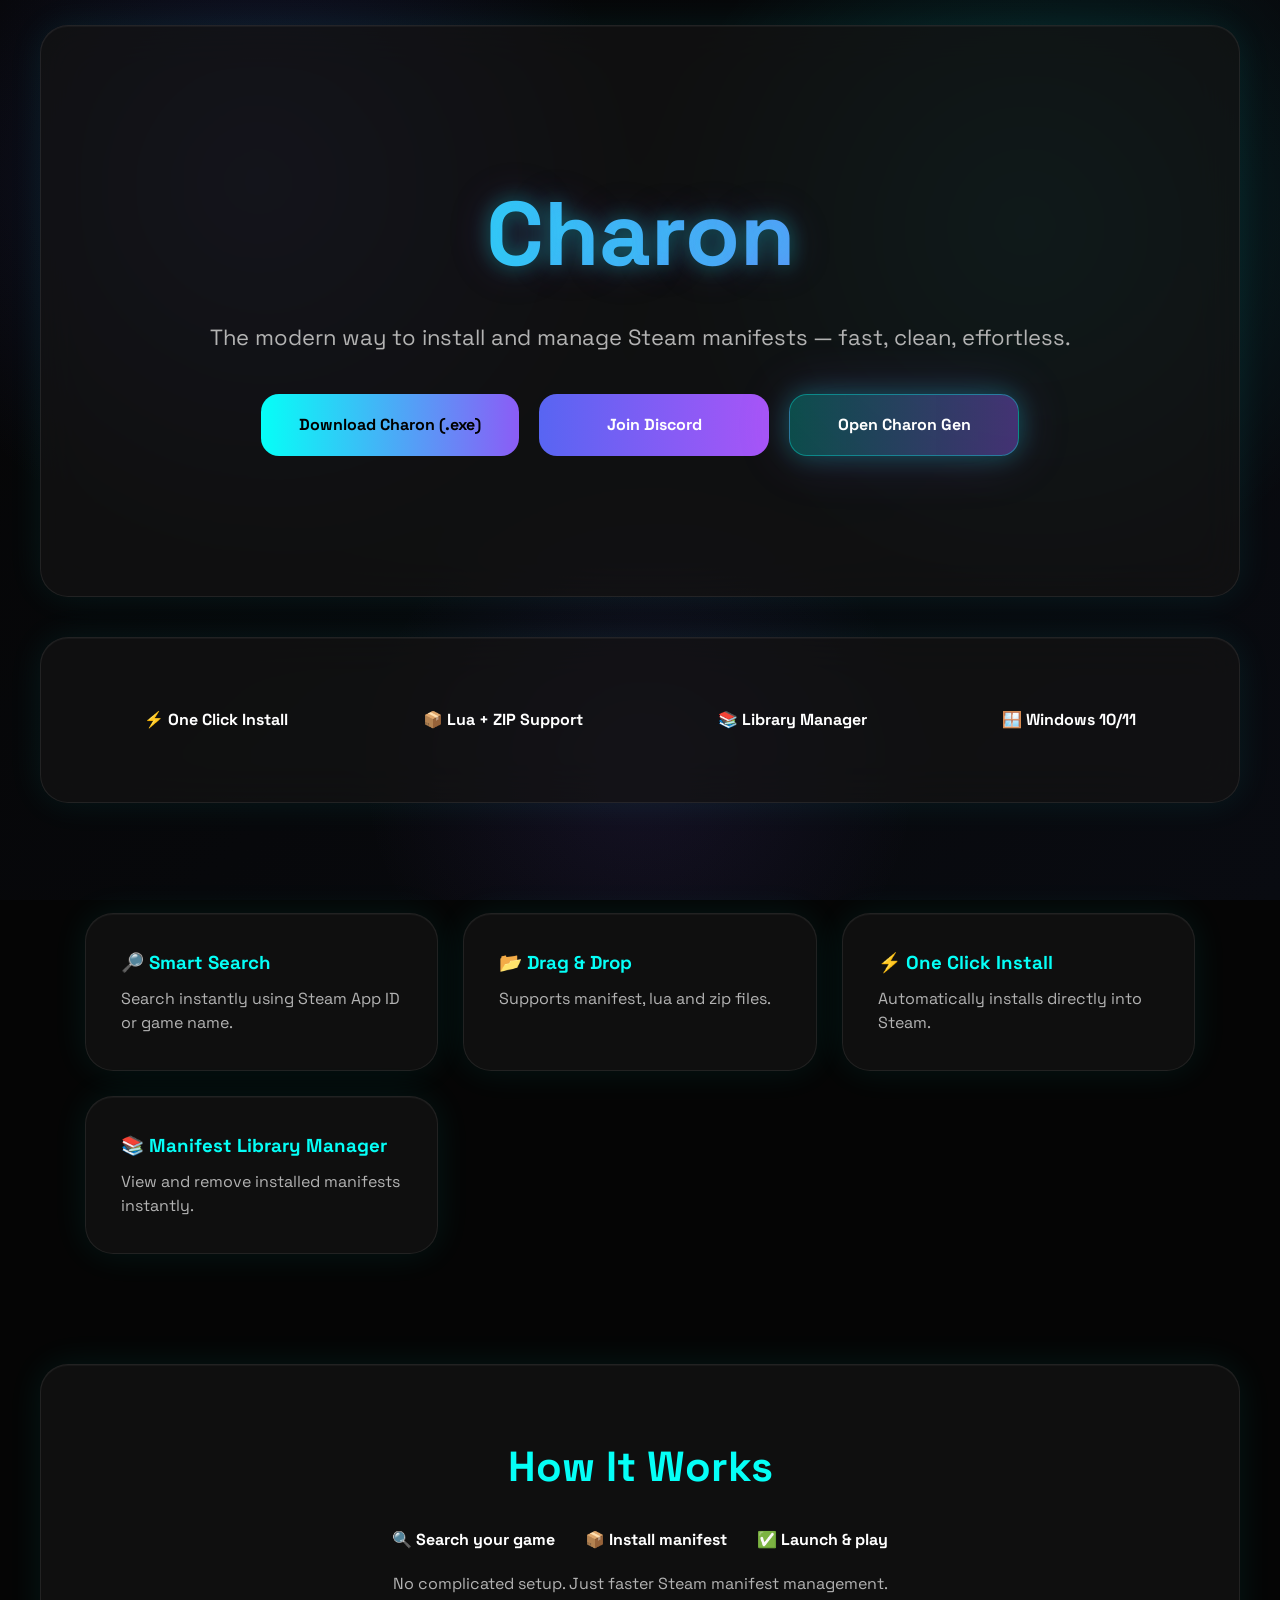
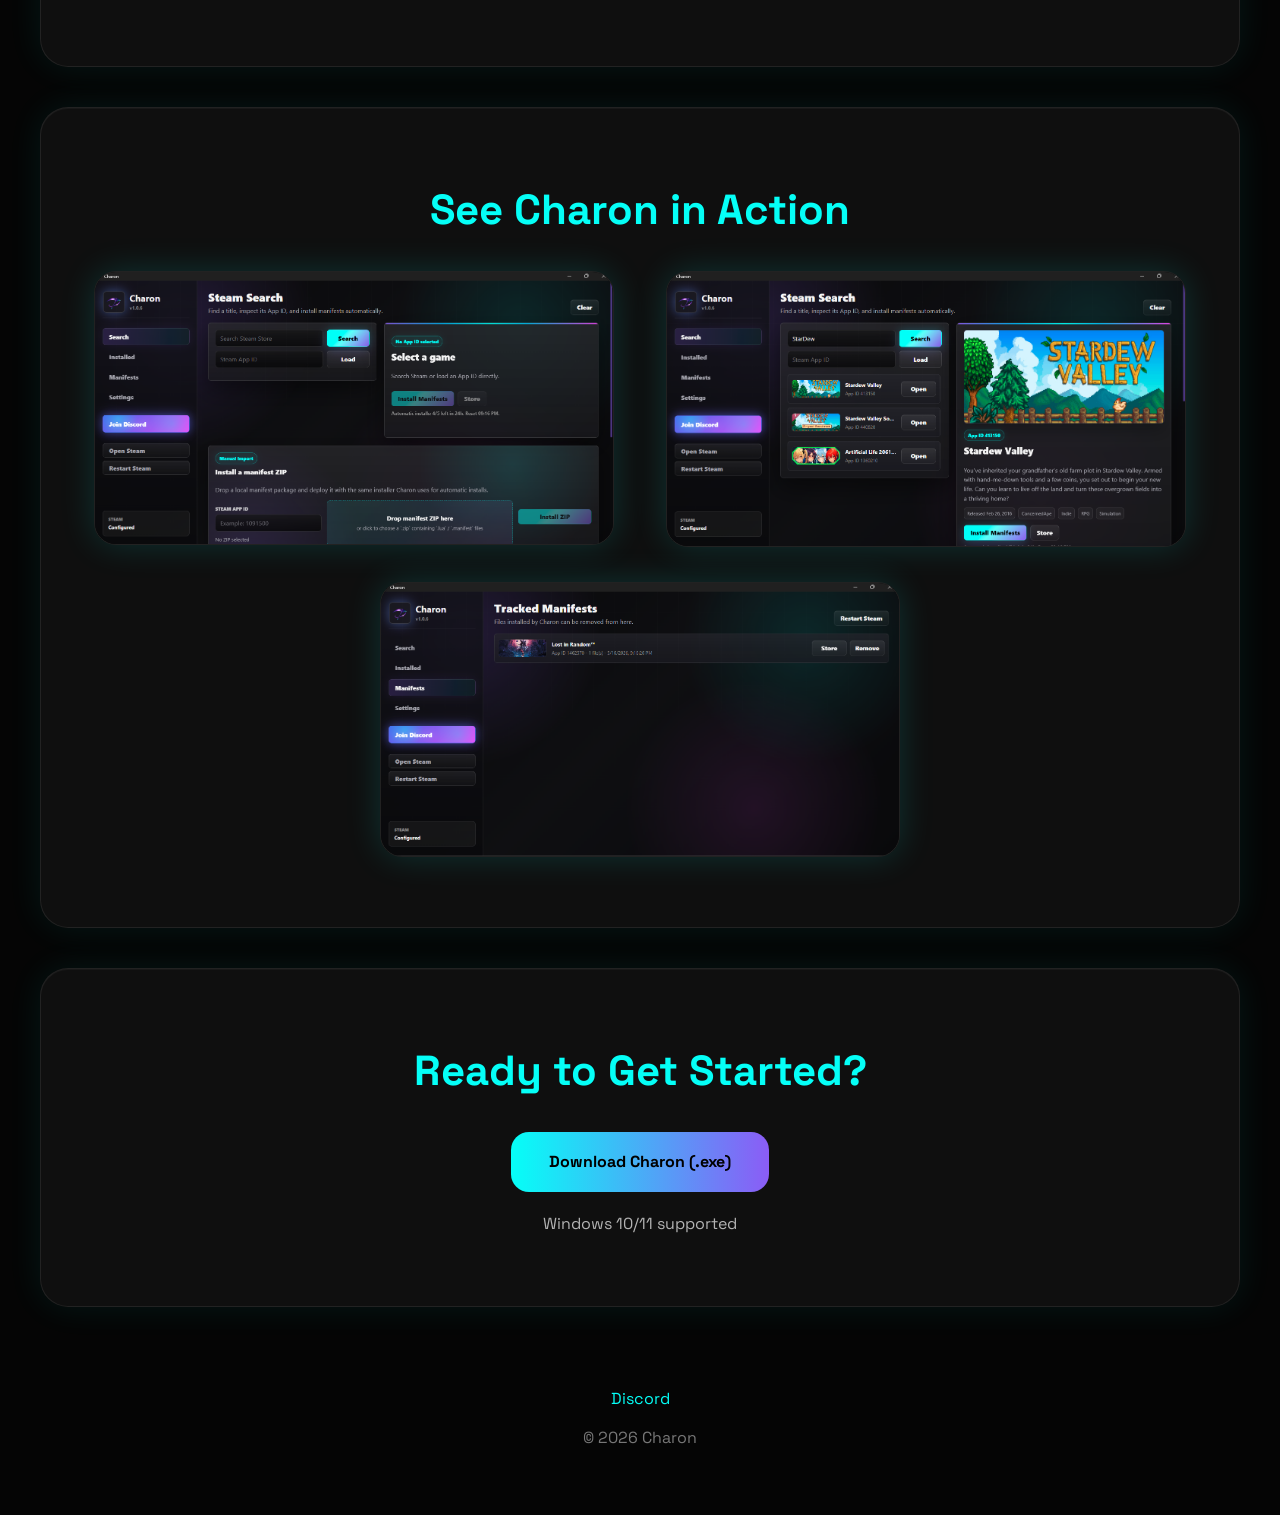
<file: index.html>
<!DOCTYPE html>
<html lang="en">
<head>
  <meta charset="UTF-8">
  <meta name="viewport" content="width=device-width, initial-scale=1.0">

  <meta name="theme-color" content="#050505">
  <meta name="color-scheme" content="dark">

  <title>Charon | Steam Manifest Installer & Manager</title>

  <meta name="description" content="Charon is a modern Steam Manifest Installer and Manager. Install and manage Steam manifests in one click using App ID or game name. Supports manifest, lua and zip files.">

  <meta name="keywords" content="Charon, Steam Manifest Installer, Steam Manifest Downloader, Steam Manifest Manager, Steam Manifest Tool, Steam App Manifest, Steam Lua Installer, Install Steam Manifest, Steam Manifest Library Manager">

  <meta name="author" content="Charon">
  <meta name="robots" content="index, follow">

  <link rel="canonical" href="https://charon.co.in">

  <meta property="og:title"
        content="Charon | Steam Manifest Installer & Manager">

  <meta property="og:description"
        content="Install and manage Steam manifests in one click with Charon.">

  <meta property="og:type"
        content="website">

  <meta property="og:url"
        content="https://charon.co.in">

  <meta property="og:image"
        content="https://charon.co.in/images/screenshot1.png">

  <meta name="twitter:card"
        content="summary_large_image">

  <meta name="twitter:title"
        content="Charon | Steam Manifest Installer & Manager">

  <meta name="twitter:description"
        content="Install and manage Steam manifests in one click with Charon.">

  <meta name="twitter:image"
        content="https://charon.co.in/images/screenshot1.png">

  <link rel="icon" href="favicon.ico">

  <link rel="preconnect"
        href="https://fonts.googleapis.com">

  <link rel="preconnect"
        href="https://fonts.gstatic.com"
        crossorigin>

  <link href="https://fonts.googleapis.com/css2?family=Space+Grotesk:wght@400;500;700&display=swap"
        rel="stylesheet">

  <link rel="stylesheet" href="style.css">

</head>

<body>

<div class="bg-glow"></div>

<header class="hero glass">

<h1>Charon</h1>

<p>
The modern way to install and manage Steam manifests — fast, clean, effortless.
</p>

<div class="buttons">

<a
href="https://www.dropbox.com/scl/fi/jqkn6xsguovhxytnar25m/Charon.exe?rlkey=g5yq7xetpdgnoxs0ukltn7kds&st=o3cp2ukh&dl=1"
class="btn primary">

Download Charon (.exe)

</a>

<a
href="https://discord.gg/Qq2yACbXyf"
target="_blank"
class="btn discord">

Join Discord

</a>

<a
href="charon-gen.html"
class="btn gen">

Open Charon Gen

</a>

</div>

</header>

<section class="stats glass">

<div>⚡ One Click Install</div>

<div>📦 Lua + ZIP Support</div>

<div>📚 Library Manager</div>

<div>🪟 Windows 10/11</div>

</section>

<section class="features">

<div class="card glass">
<h3>🔎 Smart Search</h3>
<p>Search instantly using Steam App ID or game name.</p>
</div>

<div class="card glass">
<h3>📂 Drag & Drop</h3>
<p>Supports manifest, lua and zip files.</p>
</div>

<div class="card glass">
<h3>⚡ One Click Install</h3>
<p>Automatically installs directly into Steam.</p>
</div>

<div class="card glass">
<h3>📚 Manifest Library Manager</h3>
<p>View and remove installed manifests instantly.</p>
</div>

</section>

<section class="how glass">

<h2>How It Works</h2>

<div class="steps">

<div>🔍 Search your game</div>

<div>📦 Install manifest</div>

<div>✅ Launch & play</div>

</div>

<p>
No complicated setup. Just faster Steam manifest management.
</p>

</section>

<section class="showcase glass">

<h2>See Charon in Action</h2>

<div class="screens">

<img
src="images/screenshot1.png"
alt="Screenshot 1">

<img
src="images/screenshot2.png"
alt="Screenshot 2">

<img
src="images/screenshot3.png"
alt="Screenshot 3">

</div>

</section>

<section class="download glass">

<h2>Ready to Get Started?</h2>

<a
href="https://www.dropbox.com/scl/fi/jqkn6xsguovhxytnar25m/Charon.exe?rlkey=g5yq7xetpdgnoxs0ukltn7kds&st=o3cp2ukh&dl=1"
class="btn primary">

Download Charon (.exe)

</a>

<p>
Windows 10/11 supported
</p>

</section>

<footer>

<a
href="https://discord.gg/Qq2yACbXyf"
target="_blank">

Discord

</a>

<p>
© 2026 Charon
</p>

</footer>

</body>

</html>
</file>
<file: style.css>
*{
  margin:0;
  padding:0;
  box-sizing:border-box;
}

html{
  color-scheme:dark;
  scroll-behavior:smooth;
}

:root{
  --bg:#050505;
  --card:rgba(20,20,20,.72);
  --border:rgba(255,255,255,.08);

  --text:#ffffff;
  --muted:#b3b3b3;

  --cyan:#05fff7;
  --purple:#8b5cf6;
}

body{
  font-family:'Space Grotesk',sans-serif;
  background:var(--bg);
  color:var(--text);
  padding:25px;
  overflow-x:hidden;
  line-height:1.5;
}

/* background */

.bg-glow{
  position:fixed;
  inset:0;
  z-index:-1;

  background:
  radial-gradient(circle at 20% 20%, rgba(88,101,242,.18), transparent 30%),
  radial-gradient(circle at 80% 25%, rgba(5,255,247,.14), transparent 30%),
  radial-gradient(circle at 50% 85%, rgba(139,92,246,.10), transparent 28%),
  linear-gradient(135deg,#050505,#090b11);
}

/* glass */

.glass{
  backdrop-filter:blur(22px);
  -webkit-backdrop-filter:blur(22px);

  background:var(--card);

  border:1px solid var(--border);

  border-radius:28px;

  box-shadow:
    0 0 35px rgba(5,255,247,.08),
    inset 0 1px 0 rgba(255,255,255,.04);
}

section,
header{
  max-width:1200px;
  margin:0 auto 40px;
  padding:70px 45px;
}

/* hero */

.hero{
  text-align:center;
  padding:140px 40px;
}

.hero h1{
  font-size:90px;

  font-weight:700;

  background:
  linear-gradient(
    90deg,
    var(--cyan),
    var(--purple)
  );

  -webkit-background-clip:text;

  -webkit-text-fill-color:transparent;

  text-shadow:
    0 0 20px rgba(5,255,247,.35),
    0 0 40px rgba(139,92,246,.25);

  margin-bottom:20px;
}

.hero p{
  color:var(--muted);
  font-size:22px;
}

/* buttons */

.buttons{
  margin-top:40px;

  display:flex;

  justify-content:center;

  gap:20px;

  flex-wrap:wrap;
}

.btn{

  padding:18px 38px;

  border-radius:18px;

  text-decoration:none;

  font-weight:700;

  transition:.3s ease;

  display:inline-flex;

  align-items:center;

  justify-content:center;

  min-width:230px;

  position:relative;

  overflow:hidden;
}

.primary{
  color:#000;

  background:
  linear-gradient(
    90deg,
    var(--cyan),
    var(--purple)
  );
}

.discord{
  color:#fff;

  background:
  linear-gradient(
    90deg,
    #5865F2,
    #a855f7
  );
}

/* highlighted charon gen */

.gen{

  color:#fff;

  background:
  linear-gradient(
    90deg,
    rgba(5,255,247,.25),
    rgba(139,92,246,.42)
  );

  border:
  1px solid
  rgba(5,255,247,.35);

  box-shadow:

  0 0 25px rgba(5,255,247,.25),

  0 0 55px rgba(139,92,246,.20);

}

.gen::before{

content:"";

position:absolute;

top:0;

left:-120%;

width:120%;

height:100%;

background:

linear-gradient(
90deg,
transparent,
rgba(255,255,255,.18),
transparent
);

transition:.8s;

}

.gen:hover::before{

left:130%;

}

.btn:hover{

transform:translateY(-4px);

box-shadow:

0 0 35px rgba(5,255,247,.3);

}

.gen:hover{

box-shadow:

0 0 45px rgba(5,255,247,.45),

0 0 90px rgba(139,92,246,.35);

}

/* stats */

.stats{

display:flex;

justify-content:space-around;

flex-wrap:wrap;

gap:20px;

text-align:center;

font-weight:700;

}

/* features */

.features{

max-width:1200px;

margin:auto auto 40px;

display:grid;

grid-template-columns:
repeat(auto-fit,minmax(260px,1fr));

gap:25px;

}

.card{

padding:35px;

}

.card h3{

color:var(--cyan);

margin-bottom:10px;

}

.card p{

color:var(--muted);

}

/* headings */

h2{

text-align:center;

color:var(--cyan);

font-size:42px;

margin-bottom:30px;

}

/* how */

.steps{

display:flex;

justify-content:center;

gap:30px;

flex-wrap:wrap;

font-weight:700;

margin-bottom:20px;

}

.how p{

text-align:center;

color:var(--muted);

}

/* showcase */

.showcase{

text-align:center;

}

.screens{

display:grid;

grid-template-columns:repeat(2,1fr);

gap:35px;

justify-items:center;

margin-top:30px;

}

.screens img{

width:100%;

max-width:520px;

border-radius:22px;

border:1px solid rgba(255,255,255,.08);

box-shadow:

0 0 35px rgba(5,255,247,.15);

transition:.3s;

}

.screens img:nth-child(3){

grid-column:1 / span 2;

justify-self:center;

max-width:520px;

}

.screens img:hover{

transform:scale(1.02);

box-shadow:

0 0 50px rgba(5,255,247,.3);

}

/* download */

.download{

text-align:center;

}

.download p{

margin-top:20px;

color:var(--muted);

}

/* footer */

footer{

text-align:center;

padding:40px;

}

footer a{

color:var(--cyan);

text-decoration:none;

}

footer p{

margin-top:15px;

color:#777;

}

/* mobile */

@media(max-width:768px){

body{

padding:16px;

}

.hero h1{

font-size:56px;

}

section,
header{

padding:40px 20px;

}

.buttons{

flex-direction:column;

align-items:center;

}

.btn{

width:100%;

max-width:340px;

}

.screens{

grid-template-columns:1fr;

}

.screens img:nth-child(3){

grid-column:auto;

}

}
</file>
